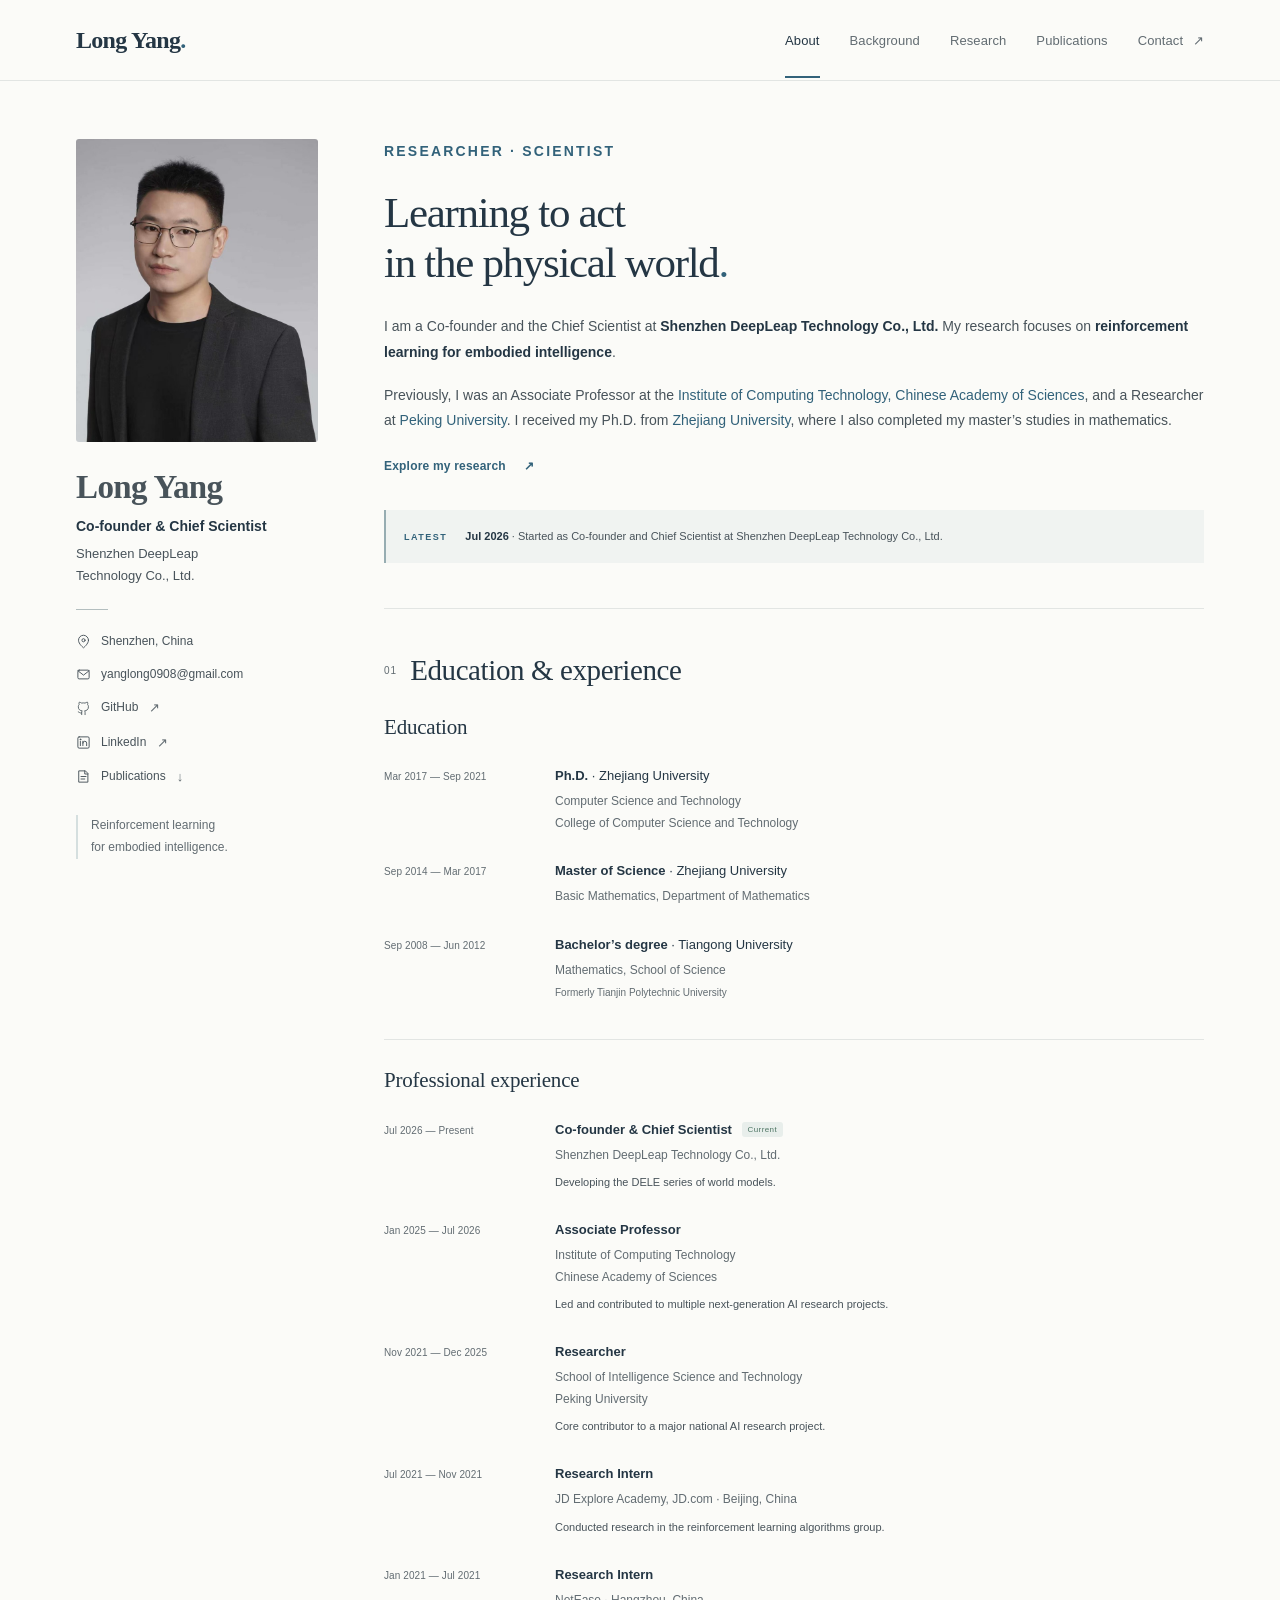
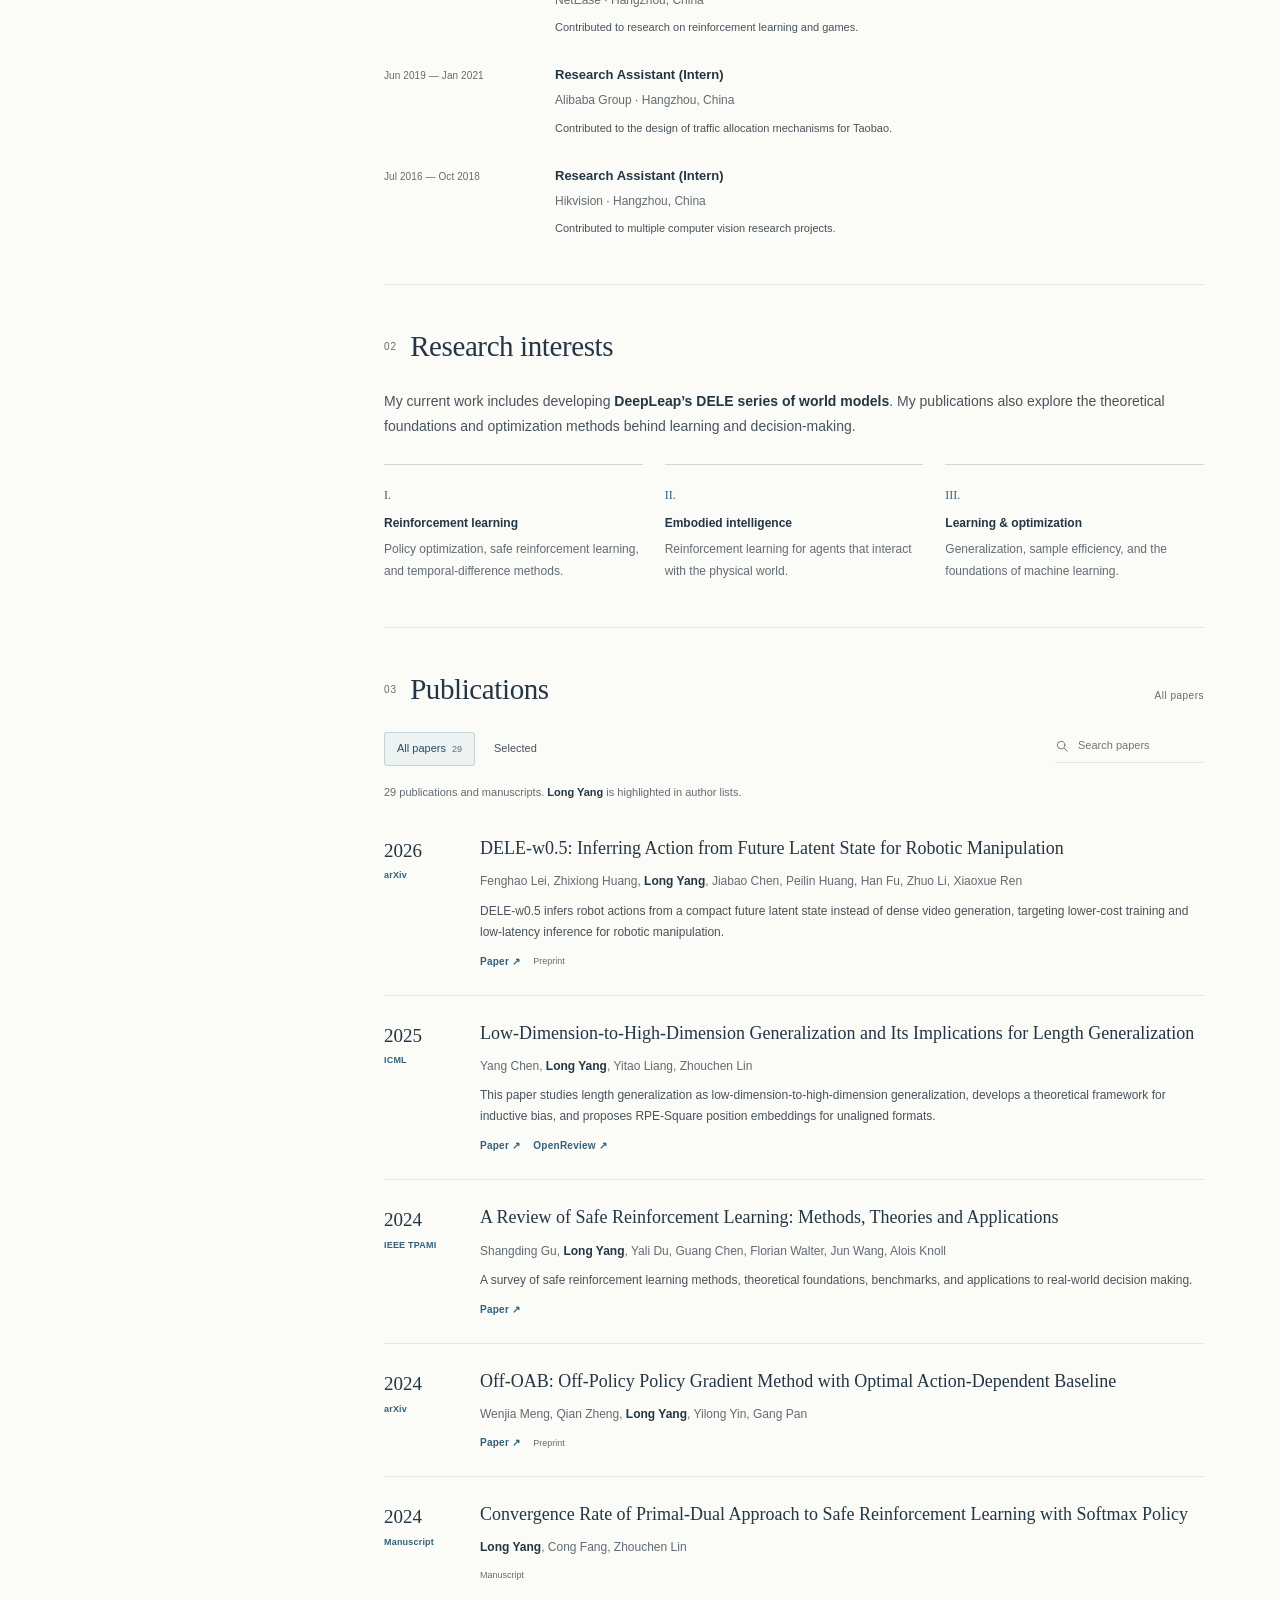
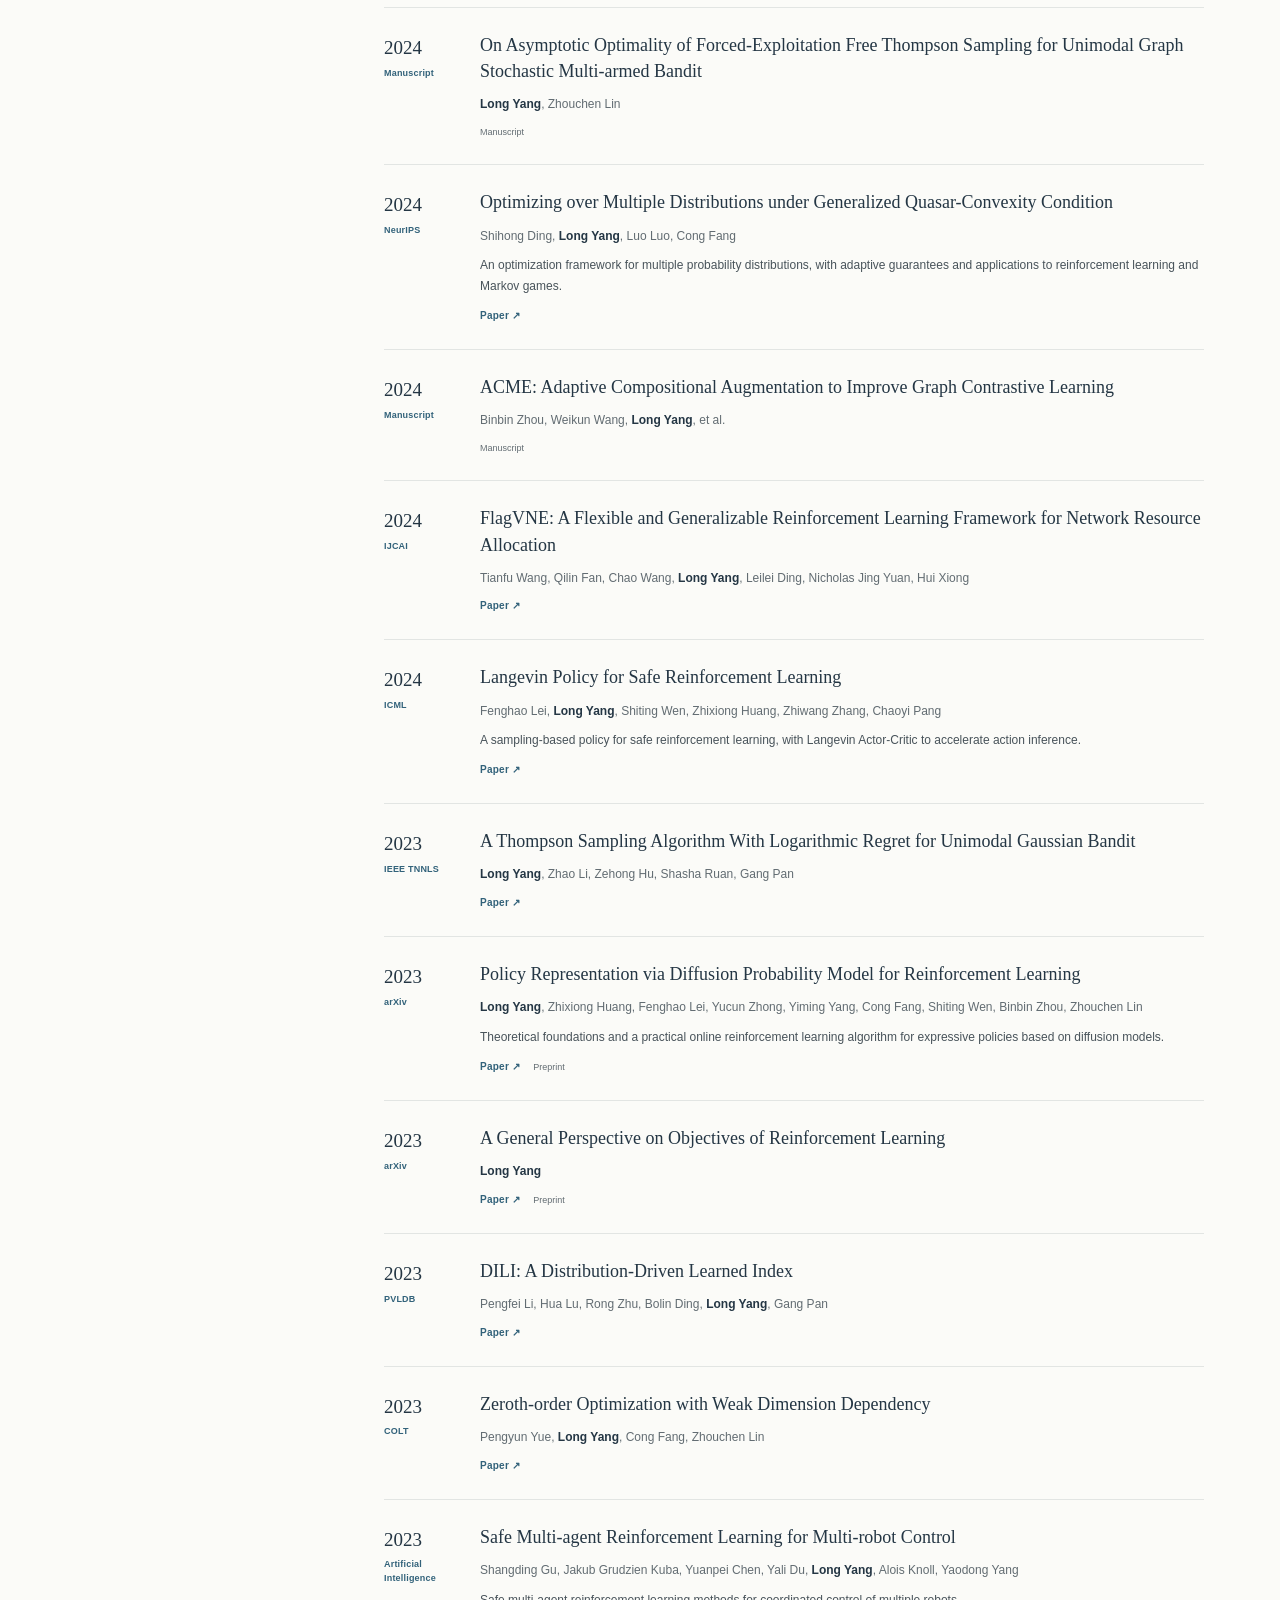
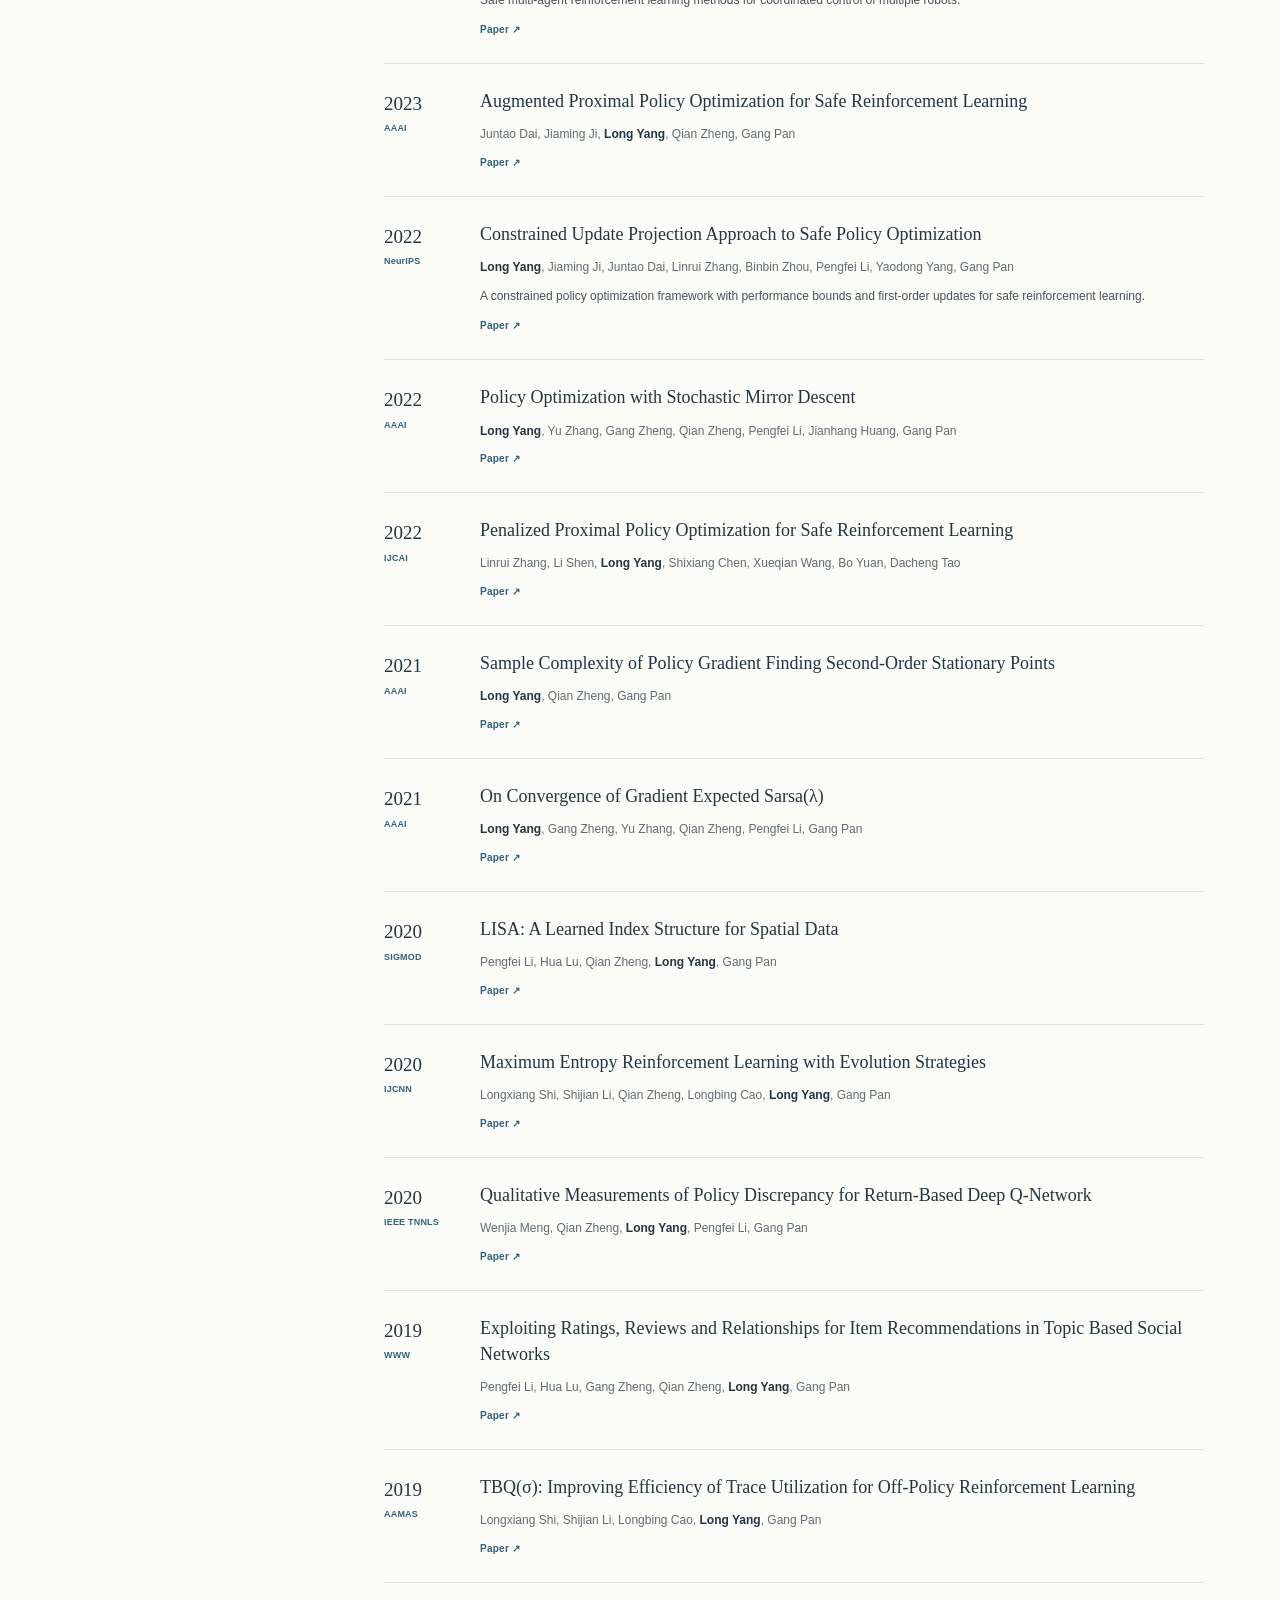
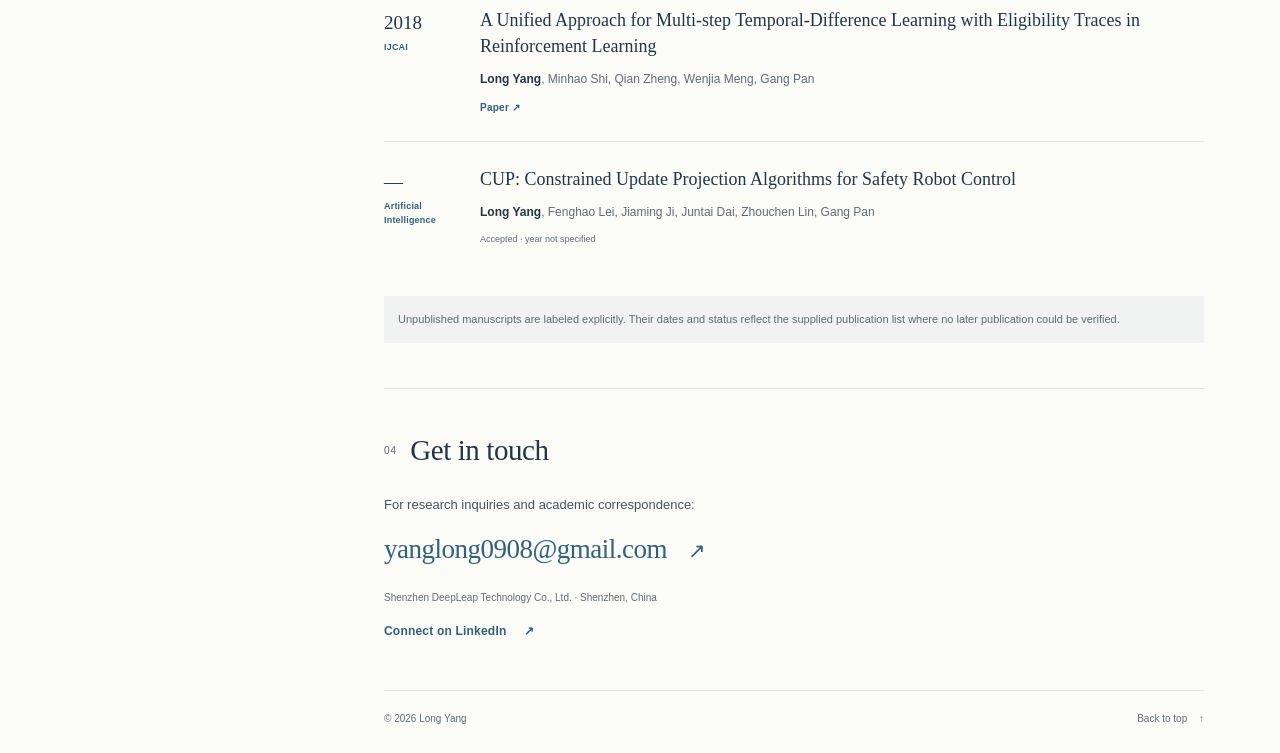
<file: index.html>
<!doctype html>
<html lang="en" class="no-js">
<head>
  <meta charset="utf-8">
  <meta name="viewport" content="width=device-width, initial-scale=1">
  <meta name="description" content="Long Yang is Co-founder and Chief Scientist at Shenzhen DeepLeap Technology Co., Ltd. His research focuses on reinforcement learning for embodied intelligence and the DELE series of world models.">
  <meta name="theme-color" content="#fbfbf8">
  <meta property="og:type" content="website">
  <meta property="og:title" content="Long Yang | Reinforcement Learning & Embodied Intelligence">
  <meta property="og:description" content="Co-founder and Chief Scientist at Shenzhen DeepLeap Technology Co., Ltd. Research, publications, and academic background.">
  <meta property="og:image" content="https://yldplp.github.io/assets/long-yang.jpg">
  <meta property="og:url" content="https://yldplp.github.io/">
  <link rel="canonical" href="https://yldplp.github.io/">
  <link rel="icon" type="image/svg+xml" href="assets/favicon.svg">
  <link rel="stylesheet" href="assets/style.css?v=c24b276994">
  <script src="assets/site.js?v=cd3c691c07" defer></script>
  <title>Long Yang | Reinforcement Learning & Embodied Intelligence</title>
</head>
<body>
  <a class="skip-link" href="#main">Skip to content</a>
  <header class="masthead">
    <div class="masthead-inner">
      <a class="wordmark" href="#about" aria-label="Long Yang, homepage">Long Yang<span class="wordmark-dot">.</span></a>
      <button class="menu-button" aria-expanded="false" aria-controls="navigation" hidden>Menu <span aria-hidden="true">☰</span></button>
      <nav id="navigation" aria-label="Main navigation">
        <a href="#about" aria-current="location">About</a>
        <a href="#experience">Background</a>
        <a href="#research">Research</a>
        <a href="#publications">Publications</a>
        <a href="#contact">Contact <span aria-hidden="true">↗</span></a>
      </nav>
    </div>
  </header>

  <div class="page-layout">
    <aside class="profile" aria-label="Profile">
      <img class="portrait" src="assets/long-yang.jpg" alt="Portrait of Long Yang" width="720" height="900" fetchpriority="high">
      <h1>Long Yang</h1>
      <p class="profile-role">Co-founder &amp; Chief Scientist</p>
      <p class="profile-affiliation">Shenzhen DeepLeap<br>Technology Co., Ltd.</p>
      <div class="profile-divider"></div>
      <p class="profile-location"><svg viewBox="0 0 24 24" aria-hidden="true"><path d="M20 10c0 6-8 12-8 12S4 16 4 10a8 8 0 1 1 16 0Z"/><circle cx="12" cy="10" r="2.5"/></svg>Shenzhen, China</p>
      <a class="profile-link" href="mailto:yanglong0908@gmail.com"><svg viewBox="0 0 24 24" aria-hidden="true"><rect x="3" y="5" width="18" height="14" rx="2"/><path d="m3 6 9 7 9-7"/></svg>yanglong0908@gmail.com</a>
      <a class="profile-link" href="https://github.com/YLDPLP" target="_blank" rel="noopener noreferrer"><svg viewBox="0 0 24 24" aria-hidden="true"><path d="M9 19c-4 1-4-2-6-2m12 5v-4a3.5 3.5 0 0 0-1-2.7c3.4-.4 7-1.7 7-7.3a5.7 5.7 0 0 0-1.5-4A5.3 5.3 0 0 0 19.4 0S18.2-.4 15 1.5a13.5 13.5 0 0 0-6 0C5.8-.4 4.6 0 4.6 0A5.3 5.3 0 0 0 4.5 4 5.7 5.7 0 0 0 3 8c0 5.6 3.6 6.9 7 7.3A3.5 3.5 0 0 0 9 18v4" transform="translate(1 2) scale(.9)"/></svg>GitHub <span class="link-arrow" aria-hidden="true">↗</span></a>
      <a class="profile-link" href="https://www.linkedin.com/in/long-yang-02b239445/" target="_blank" rel="noopener noreferrer"><svg viewBox="0 0 24 24" aria-hidden="true"><rect x="3" y="3" width="18" height="18" rx="2"/><path d="M7 10v7 M11 17v-7 M11 13a3 3 0 0 1 6 0v4"/><circle cx="7" cy="7" r=".7"/></svg>LinkedIn <span class="link-arrow" aria-hidden="true">↗</span></a>
      <a class="profile-link" href="#publications"><svg viewBox="0 0 24 24" aria-hidden="true"><path d="M5 3h10l4 4v14H5Z M14 3v5h5 M8 12h8 M8 16h6"/></svg>Publications <span class="link-arrow" aria-hidden="true">↓</span></a>
      <p class="profile-note">Reinforcement learning<br>for embodied intelligence.</p>
    </aside>

    <main id="main">
      <section id="about" class="about section">
        <p class="eyebrow">RESEARCHER · SCIENTIST</p>
        <h2>Learning to act<br>in the physical world<span class="accent">.</span></h2>
        <p class="intro">I am a Co-founder and the Chief Scientist at <strong>Shenzhen DeepLeap Technology Co., Ltd.</strong> My research focuses on <strong>reinforcement learning for embodied intelligence</strong>.</p>
        <p>Previously, I was an Associate Professor at the <a href="https://english.ict.cas.cn/" target="_blank" rel="noopener noreferrer">Institute of Computing Technology, Chinese Academy of Sciences</a>, and a Researcher at <a href="https://sai.pku.edu.cn/znxyenglish/" target="_blank" rel="noopener noreferrer">Peking University</a>. I received my Ph.D. from <a href="https://www.zju.edu.cn/english/" target="_blank" rel="noopener noreferrer">Zhejiang University</a>, where I also completed my master’s studies in mathematics.</p>
        <a class="text-link" href="#publications">Explore my research <span aria-hidden="true">↗</span></a>
        <div class="latest"><span class="latest-label">LATEST</span><span><time datetime="2026-07">Jul 2026</time> · Started as Co-founder and Chief Scientist at Shenzhen DeepLeap Technology Co., Ltd.</span></div>
      </section>

      <section id="experience" class="section">
        <div class="section-heading"><span class="section-number">01</span><h2>Education &amp; experience</h2></div>
        <h3 class="background-heading">Education</h3>
        <div class="timeline education">
          <article class="timeline-item"><p class="timeline-date">Mar 2017 — Sep 2021</p><div><h3>Ph.D. <span class="institution-inline">· Zhejiang University</span></h3><p>Computer Science and Technology<br>College of Computer Science and Technology</p></div></article>
          <article class="timeline-item"><p class="timeline-date">Sep 2014 — Mar 2017</p><div><h3>Master of Science <span class="institution-inline">· Zhejiang University</span></h3><p>Basic Mathematics, Department of Mathematics</p></div></article>
          <article class="timeline-item"><p class="timeline-date">Sep 2008 — Jun 2012</p><div><h3>Bachelor’s degree <span class="institution-inline">· Tiangong University</span></h3><p>Mathematics, School of Science<br><span class="historical-name">Formerly Tianjin Polytechnic University</span></p></div></article>
        </div>
        <h3 class="education-heading">Professional experience</h3>
        <div class="timeline">
          <article class="timeline-item current"><p class="timeline-date">Jul 2026 — Present</p><div><h3>Co-founder &amp; Chief Scientist <span class="current-label">Current</span></h3><p>Shenzhen DeepLeap Technology Co., Ltd.</p><p class="experience-description">Developing the DELE series of world models.</p></div></article>
          <article class="timeline-item"><p class="timeline-date">Jan 2025 — Jul 2026</p><div><h3>Associate Professor</h3><p>Institute of Computing Technology<br>Chinese Academy of Sciences</p><p class="experience-description">Led and contributed to multiple next-generation AI research projects.</p></div></article>
          <article class="timeline-item"><p class="timeline-date">Nov 2021 — Dec 2025</p><div><h3>Researcher</h3><p>School of Intelligence Science and Technology<br>Peking University</p><p class="experience-description">Core contributor to a major national AI research project.</p></div></article>
          <article class="timeline-item"><p class="timeline-date">Jul 2021 — Nov 2021</p><div><h3>Research Intern</h3><p>JD Explore Academy, JD.com · Beijing, China</p><p class="experience-description">Conducted research in the reinforcement learning algorithms group.</p></div></article>
          <article class="timeline-item"><p class="timeline-date">Jan 2021 — Jul 2021</p><div><h3>Research Intern</h3><p>NetEase · Hangzhou, China</p><p class="experience-description">Contributed to research on reinforcement learning and games.</p></div></article>
          <article class="timeline-item"><p class="timeline-date">Jun 2019 — Jan 2021</p><div><h3>Research Assistant (Intern)</h3><p>Alibaba Group · Hangzhou, China</p><p class="experience-description">Contributed to the design of traffic allocation mechanisms for Taobao.</p></div></article>
          <article class="timeline-item"><p class="timeline-date">Jul 2016 — Oct 2018</p><div><h3>Research Assistant (Intern)</h3><p>Hikvision · Hangzhou, China</p><p class="experience-description">Contributed to multiple computer vision research projects.</p></div></article>
        </div>
      </section>

      <section id="research" class="section">
        <div class="section-heading"><span class="section-number">02</span><h2>Research interests</h2></div>
        <p>My current work includes developing <strong>DeepLeap’s DELE series of world models</strong>. My publications also explore the theoretical foundations and optimization methods behind learning and decision-making.</p>
        <div class="research-list">
          <div><span class="research-index">I.</span><h3>Reinforcement learning</h3><p>Policy optimization, safe reinforcement learning, and temporal-difference methods.</p></div>
          <div><span class="research-index">II.</span><h3>Embodied intelligence</h3><p>Reinforcement learning for agents that interact with the physical world.</p></div>
          <div><span class="research-index">III.</span><h3>Learning & optimization</h3><p>Generalization, sample efficiency, and the foundations of machine learning.</p></div>
        </div>
      </section>

      <section id="publications" class="section">
        <div class="section-heading"><span class="section-number">03</span><h2>Publications</h2><span class="section-aside">All papers</span></div>
        <div class="publication-toolbar" hidden>
          <div class="filter-buttons" role="group" aria-label="Publication selection">
            <button type="button" class="filter active" data-filter="all" aria-pressed="true">All papers <span class="total-count">29</span></button>
            <button type="button" class="filter" data-filter="featured" aria-pressed="false">Selected</button>
          </div>
          <label class="search-box"><svg viewBox="0 0 24 24" aria-hidden="true"><circle cx="10.5" cy="10.5" r="6.5"/><path d="m16 16 5 5"/></svg><input id="paper-search" type="search" placeholder="Search papers" aria-label="Search publications by title, author, year, or venue"></label>
        </div>
        <p class="publication-note">29 publications and manuscripts. <strong>Long Yang</strong> is highlighted in author lists.</p>
        <p class="result-status sr-only" role="status" aria-live="polite"></p>
        <div class="publication-list"><article class="publication" id="paper-28" data-featured="true" data-manuscript="true">
          <div class="pub-meta"><span class="pub-year">2026</span><span class="pub-venue">arXiv</span></div>
          <div class="pub-body"><h3><a href="https://arxiv.org/abs/2608.22067" target="_blank" rel="noopener noreferrer">DELE-w0.5: Inferring Action from Future Latent State for Robotic Manipulation</a></h3><p class="pub-authors">Fenghao Lei, Zhixiong Huang, <strong>Long Yang</strong>, Jiabao Chen, Peilin Huang, Han Fu, Zhuo Li, Xiaoxue Ren</p><p class="pub-summary">DELE-w0.5 infers robot actions from a compact future latent state instead of dense video generation, targeting lower-cost training and low-latency inference for robotic manipulation.</p><div class="pub-links"><a href="https://arxiv.org/abs/2608.22067" target="_blank" rel="noopener noreferrer">Paper <span aria-hidden="true">↗</span></a><span class="pub-type">Preprint</span></div></div>
        </article>
        <article class="publication" id="paper-29" data-featured="true" data-manuscript="false">
          <div class="pub-meta"><span class="pub-year">2025</span><span class="pub-venue">ICML</span></div>
          <div class="pub-body"><h3><a href="https://proceedings.mlr.press/v267/chen25cb.html" target="_blank" rel="noopener noreferrer">Low-Dimension-to-High-Dimension Generalization and Its Implications for Length Generalization</a></h3><p class="pub-authors">Yang Chen, <strong>Long Yang</strong>, Yitao Liang, Zhouchen Lin</p><p class="pub-summary">This paper studies length generalization as low-dimension-to-high-dimension generalization, develops a theoretical framework for inductive bias, and proposes RPE-Square position embeddings for unaligned formats.</p><div class="pub-links"><a href="https://proceedings.mlr.press/v267/chen25cb.html" target="_blank" rel="noopener noreferrer">Paper <span aria-hidden="true">↗</span></a><a href="https://openreview.net/forum?id=ZSXHilmAgR" target="_blank" rel="noopener noreferrer">OpenReview <span aria-hidden="true">↗</span></a></div></div>
        </article>
        <article class="publication" id="paper-10" data-featured="true" data-manuscript="false">
          <div class="pub-meta"><span class="pub-year">2024</span><span class="pub-venue">IEEE TPAMI</span></div>
          <div class="pub-body"><h3><a href="https://doi.org/10.1109/TPAMI.2024.3457538" target="_blank" rel="noopener noreferrer">A Review of Safe Reinforcement Learning: Methods, Theories and Applications</a></h3><p class="pub-authors">Shangding Gu, <strong>Long Yang</strong>, Yali Du, Guang Chen, Florian Walter, Jun Wang, Alois Knoll</p><p class="pub-summary">A survey of safe reinforcement learning methods, theoretical foundations, benchmarks, and applications to real-world decision making.</p><div class="pub-links"><a href="https://doi.org/10.1109/TPAMI.2024.3457538" target="_blank" rel="noopener noreferrer">Paper <span aria-hidden="true">↗</span></a></div></div>
        </article>
        <article class="publication" id="paper-11" data-featured="false" data-manuscript="true">
          <div class="pub-meta"><span class="pub-year">2024</span><span class="pub-venue">arXiv</span></div>
          <div class="pub-body"><h3><a href="https://arxiv.org/abs/2405.02572" target="_blank" rel="noopener noreferrer">Off-OAB: Off-Policy Policy Gradient Method with Optimal Action-Dependent Baseline</a></h3><p class="pub-authors">Wenjia Meng, Qian Zheng, <strong>Long Yang</strong>, Yilong Yin, Gang Pan</p><div class="pub-links"><a href="https://arxiv.org/abs/2405.02572" target="_blank" rel="noopener noreferrer">Paper <span aria-hidden="true">↗</span></a><span class="pub-type">Preprint</span></div></div>
        </article>
        <article class="publication" id="paper-12" data-featured="false" data-manuscript="true">
          <div class="pub-meta"><span class="pub-year">2024</span><span class="pub-venue">Manuscript</span></div>
          <div class="pub-body"><h3>Convergence Rate of Primal-Dual Approach to Safe Reinforcement Learning with Softmax Policy</h3><p class="pub-authors"><strong>Long Yang</strong>, Cong Fang, Zhouchen Lin</p><div class="pub-links"><span class="pub-type">Manuscript</span></div></div>
        </article>
        <article class="publication" id="paper-13" data-featured="false" data-manuscript="true">
          <div class="pub-meta"><span class="pub-year">2024</span><span class="pub-venue">Manuscript</span></div>
          <div class="pub-body"><h3>On Asymptotic Optimality of Forced-Exploitation Free Thompson Sampling for Unimodal Graph Stochastic Multi-armed Bandit</h3><p class="pub-authors"><strong>Long Yang</strong>, Zhouchen Lin</p><div class="pub-links"><span class="pub-type">Manuscript</span></div></div>
        </article>
        <article class="publication" id="paper-14" data-featured="true" data-manuscript="false">
          <div class="pub-meta"><span class="pub-year">2024</span><span class="pub-venue">NeurIPS</span></div>
          <div class="pub-body"><h3><a href="https://proceedings.neurips.cc/paper_files/paper/2024/hash/0885cd8bf11e9ca58302992ddcfd3652-Abstract-Conference.html" target="_blank" rel="noopener noreferrer">Optimizing over Multiple Distributions under Generalized Quasar-Convexity Condition</a></h3><p class="pub-authors">Shihong Ding, <strong>Long Yang</strong>, Luo Luo, Cong Fang</p><p class="pub-summary">An optimization framework for multiple probability distributions, with adaptive guarantees and applications to reinforcement learning and Markov games.</p><div class="pub-links"><a href="https://proceedings.neurips.cc/paper_files/paper/2024/hash/0885cd8bf11e9ca58302992ddcfd3652-Abstract-Conference.html" target="_blank" rel="noopener noreferrer">Paper <span aria-hidden="true">↗</span></a></div></div>
        </article>
        <article class="publication" id="paper-15" data-featured="false" data-manuscript="true">
          <div class="pub-meta"><span class="pub-year">2024</span><span class="pub-venue">Manuscript</span></div>
          <div class="pub-body"><h3>ACME: Adaptive Compositional Augmentation to Improve Graph Contrastive Learning</h3><p class="pub-authors">Binbin Zhou, Weikun Wang, <strong>Long Yang</strong>, et al.</p><div class="pub-links"><span class="pub-type">Manuscript</span></div></div>
        </article>
        <article class="publication" id="paper-16" data-featured="false" data-manuscript="false">
          <div class="pub-meta"><span class="pub-year">2024</span><span class="pub-venue">IJCAI</span></div>
          <div class="pub-body"><h3><a href="https://www.ijcai.org/proceedings/2024/0266.pdf" target="_blank" rel="noopener noreferrer">FlagVNE: A Flexible and Generalizable Reinforcement Learning Framework for Network Resource Allocation</a></h3><p class="pub-authors">Tianfu Wang, Qilin Fan, Chao Wang, <strong>Long Yang</strong>, Leilei Ding, Nicholas Jing Yuan, Hui Xiong</p><div class="pub-links"><a href="https://www.ijcai.org/proceedings/2024/0266.pdf" target="_blank" rel="noopener noreferrer">Paper <span aria-hidden="true">↗</span></a></div></div>
        </article>
        <article class="publication" id="paper-17" data-featured="true" data-manuscript="false">
          <div class="pub-meta"><span class="pub-year">2024</span><span class="pub-venue">ICML</span></div>
          <div class="pub-body"><h3><a href="https://proceedings.mlr.press/v235/lei24a.html" target="_blank" rel="noopener noreferrer">Langevin Policy for Safe Reinforcement Learning</a></h3><p class="pub-authors">Fenghao Lei, <strong>Long Yang</strong>, Shiting Wen, Zhixiong Huang, Zhiwang Zhang, Chaoyi Pang</p><p class="pub-summary">A sampling-based policy for safe reinforcement learning, with Langevin Actor-Critic to accelerate action inference.</p><div class="pub-links"><a href="https://proceedings.mlr.press/v235/lei24a.html" target="_blank" rel="noopener noreferrer">Paper <span aria-hidden="true">↗</span></a></div></div>
        </article>
        <article class="publication" id="paper-07" data-featured="false" data-manuscript="false">
          <div class="pub-meta"><span class="pub-year">2023</span><span class="pub-venue">IEEE TNNLS</span></div>
          <div class="pub-body"><h3><a href="https://doi.org/10.1109/TNNLS.2023.3295360" target="_blank" rel="noopener noreferrer">A Thompson Sampling Algorithm With Logarithmic Regret for Unimodal Gaussian Bandit</a></h3><p class="pub-authors"><strong>Long Yang</strong>, Zhao Li, Zehong Hu, Shasha Ruan, Gang Pan</p><div class="pub-links"><a href="https://doi.org/10.1109/TNNLS.2023.3295360" target="_blank" rel="noopener noreferrer">Paper <span aria-hidden="true">↗</span></a></div></div>
        </article>
        <article class="publication" id="paper-08" data-featured="true" data-manuscript="true">
          <div class="pub-meta"><span class="pub-year">2023</span><span class="pub-venue">arXiv</span></div>
          <div class="pub-body"><h3><a href="https://arxiv.org/abs/2305.13122" target="_blank" rel="noopener noreferrer">Policy Representation via Diffusion Probability Model for Reinforcement Learning</a></h3><p class="pub-authors"><strong>Long Yang</strong>, Zhixiong Huang, Fenghao Lei, Yucun Zhong, Yiming Yang, Cong Fang, Shiting Wen, Binbin Zhou, Zhouchen Lin</p><p class="pub-summary">Theoretical foundations and a practical online reinforcement learning algorithm for expressive policies based on diffusion models.</p><div class="pub-links"><a href="https://arxiv.org/abs/2305.13122" target="_blank" rel="noopener noreferrer">Paper <span aria-hidden="true">↗</span></a><span class="pub-type">Preprint</span></div></div>
        </article>
        <article class="publication" id="paper-09" data-featured="false" data-manuscript="true">
          <div class="pub-meta"><span class="pub-year">2023</span><span class="pub-venue">arXiv</span></div>
          <div class="pub-body"><h3><a href="https://arxiv.org/abs/2306.03074" target="_blank" rel="noopener noreferrer">A General Perspective on Objectives of Reinforcement Learning</a></h3><p class="pub-authors"><strong>Long Yang</strong></p><div class="pub-links"><a href="https://arxiv.org/abs/2306.03074" target="_blank" rel="noopener noreferrer">Paper <span aria-hidden="true">↗</span></a><span class="pub-type">Preprint</span></div></div>
        </article>
        <article class="publication" id="paper-18" data-featured="false" data-manuscript="false">
          <div class="pub-meta"><span class="pub-year">2023</span><span class="pub-venue">PVLDB</span></div>
          <div class="pub-body"><h3><a href="https://www.vldb.org/pvldb/vol16/p2212-li.pdf" target="_blank" rel="noopener noreferrer">DILI: A Distribution-Driven Learned Index</a></h3><p class="pub-authors">Pengfei Li, Hua Lu, Rong Zhu, Bolin Ding, <strong>Long Yang</strong>, Gang Pan</p><div class="pub-links"><a href="https://www.vldb.org/pvldb/vol16/p2212-li.pdf" target="_blank" rel="noopener noreferrer">Paper <span aria-hidden="true">↗</span></a></div></div>
        </article>
        <article class="publication" id="paper-20" data-featured="false" data-manuscript="false">
          <div class="pub-meta"><span class="pub-year">2023</span><span class="pub-venue">COLT</span></div>
          <div class="pub-body"><h3><a href="https://proceedings.mlr.press/v195/yue23b.html" target="_blank" rel="noopener noreferrer">Zeroth-order Optimization with Weak Dimension Dependency</a></h3><p class="pub-authors">Pengyun Yue, <strong>Long Yang</strong>, Cong Fang, Zhouchen Lin</p><div class="pub-links"><a href="https://proceedings.mlr.press/v195/yue23b.html" target="_blank" rel="noopener noreferrer">Paper <span aria-hidden="true">↗</span></a></div></div>
        </article>
        <article class="publication" id="paper-21" data-featured="true" data-manuscript="false">
          <div class="pub-meta"><span class="pub-year">2023</span><span class="pub-venue">Artificial Intelligence</span></div>
          <div class="pub-body"><h3><a href="https://www.sciencedirect.com/science/article/pii/S0004370223000516" target="_blank" rel="noopener noreferrer">Safe Multi-agent Reinforcement Learning for Multi-robot Control</a></h3><p class="pub-authors">Shangding Gu, Jakub Grudzien Kuba, Yuanpei Chen, Yali Du, <strong>Long Yang</strong>, Alois Knoll, Yaodong Yang</p><p class="pub-summary">Safe multi-agent reinforcement learning methods for coordinated control of multiple robots.</p><div class="pub-links"><a href="https://www.sciencedirect.com/science/article/pii/S0004370223000516" target="_blank" rel="noopener noreferrer">Paper <span aria-hidden="true">↗</span></a></div></div>
        </article>
        <article class="publication" id="paper-22" data-featured="false" data-manuscript="false">
          <div class="pub-meta"><span class="pub-year">2023</span><span class="pub-venue">AAAI</span></div>
          <div class="pub-body"><h3><a href="https://ojs.aaai.org/index.php/AAAI/article/view/25888" target="_blank" rel="noopener noreferrer">Augmented Proximal Policy Optimization for Safe Reinforcement Learning</a></h3><p class="pub-authors">Juntao Dai, Jiaming Ji, <strong>Long Yang</strong>, Qian Zheng, Gang Pan</p><div class="pub-links"><a href="https://ojs.aaai.org/index.php/AAAI/article/view/25888" target="_blank" rel="noopener noreferrer">Paper <span aria-hidden="true">↗</span></a></div></div>
        </article>
        <article class="publication" id="paper-02" data-featured="true" data-manuscript="false">
          <div class="pub-meta"><span class="pub-year">2022</span><span class="pub-venue">NeurIPS</span></div>
          <div class="pub-body"><h3><a href="https://arxiv.org/abs/2209.07089" target="_blank" rel="noopener noreferrer">Constrained Update Projection Approach to Safe Policy Optimization</a></h3><p class="pub-authors"><strong>Long Yang</strong>, Jiaming Ji, Juntao Dai, Linrui Zhang, Binbin Zhou, Pengfei Li, Yaodong Yang, Gang Pan</p><p class="pub-summary">A constrained policy optimization framework with performance bounds and first-order updates for safe reinforcement learning.</p><div class="pub-links"><a href="https://arxiv.org/abs/2209.07089" target="_blank" rel="noopener noreferrer">Paper <span aria-hidden="true">↗</span></a></div></div>
        </article>
        <article class="publication" id="paper-03" data-featured="false" data-manuscript="false">
          <div class="pub-meta"><span class="pub-year">2022</span><span class="pub-venue">AAAI</span></div>
          <div class="pub-body"><h3><a href="https://ojs.aaai.org/index.php/AAAI/article/view/20863" target="_blank" rel="noopener noreferrer">Policy Optimization with Stochastic Mirror Descent</a></h3><p class="pub-authors"><strong>Long Yang</strong>, Yu Zhang, Gang Zheng, Qian Zheng, Pengfei Li, Jianhang Huang, Gang Pan</p><div class="pub-links"><a href="https://ojs.aaai.org/index.php/AAAI/article/view/20863" target="_blank" rel="noopener noreferrer">Paper <span aria-hidden="true">↗</span></a></div></div>
        </article>
        <article class="publication" id="paper-19" data-featured="false" data-manuscript="false">
          <div class="pub-meta"><span class="pub-year">2022</span><span class="pub-venue">IJCAI</span></div>
          <div class="pub-body"><h3><a href="https://ijcai.org/proceedings/2022/520" target="_blank" rel="noopener noreferrer">Penalized Proximal Policy Optimization for Safe Reinforcement Learning</a></h3><p class="pub-authors">Linrui Zhang, Li Shen, <strong>Long Yang</strong>, Shixiang Chen, Xueqian Wang, Bo Yuan, Dacheng Tao</p><div class="pub-links"><a href="https://ijcai.org/proceedings/2022/520" target="_blank" rel="noopener noreferrer">Paper <span aria-hidden="true">↗</span></a></div></div>
        </article>
        <article class="publication" id="paper-04" data-featured="false" data-manuscript="false">
          <div class="pub-meta"><span class="pub-year">2021</span><span class="pub-venue">AAAI</span></div>
          <div class="pub-body"><h3><a href="https://arxiv.org/abs/2012.01491" target="_blank" rel="noopener noreferrer">Sample Complexity of Policy Gradient Finding Second-Order Stationary Points</a></h3><p class="pub-authors"><strong>Long Yang</strong>, Qian Zheng, Gang Pan</p><div class="pub-links"><a href="https://arxiv.org/abs/2012.01491" target="_blank" rel="noopener noreferrer">Paper <span aria-hidden="true">↗</span></a></div></div>
        </article>
        <article class="publication" id="paper-05" data-featured="false" data-manuscript="false">
          <div class="pub-meta"><span class="pub-year">2021</span><span class="pub-venue">AAAI</span></div>
          <div class="pub-body"><h3><a href="https://arxiv.org/abs/2012.07199" target="_blank" rel="noopener noreferrer">On Convergence of Gradient Expected Sarsa(λ)</a></h3><p class="pub-authors"><strong>Long Yang</strong>, Gang Zheng, Yu Zhang, Qian Zheng, Pengfei Li, Gang Pan</p><div class="pub-links"><a href="https://arxiv.org/abs/2012.07199" target="_blank" rel="noopener noreferrer">Paper <span aria-hidden="true">↗</span></a></div></div>
        </article>
        <article class="publication" id="paper-24" data-featured="false" data-manuscript="false">
          <div class="pub-meta"><span class="pub-year">2020</span><span class="pub-venue">SIGMOD</span></div>
          <div class="pub-body"><h3><a href="https://dl.acm.org/doi/10.1145/3318464.3389703" target="_blank" rel="noopener noreferrer">LISA: A Learned Index Structure for Spatial Data</a></h3><p class="pub-authors">Pengfei Li, Hua Lu, Qian Zheng, <strong>Long Yang</strong>, Gang Pan</p><div class="pub-links"><a href="https://dl.acm.org/doi/10.1145/3318464.3389703" target="_blank" rel="noopener noreferrer">Paper <span aria-hidden="true">↗</span></a></div></div>
        </article>
        <article class="publication" id="paper-26" data-featured="false" data-manuscript="false">
          <div class="pub-meta"><span class="pub-year">2020</span><span class="pub-venue">IJCNN</span></div>
          <div class="pub-body"><h3><a href="https://doi.org/10.1109/IJCNN48605.2020.9207570" target="_blank" rel="noopener noreferrer">Maximum Entropy Reinforcement Learning with Evolution Strategies</a></h3><p class="pub-authors">Longxiang Shi, Shijian Li, Qian Zheng, Longbing Cao, <strong>Long Yang</strong>, Gang Pan</p><div class="pub-links"><a href="https://doi.org/10.1109/IJCNN48605.2020.9207570" target="_blank" rel="noopener noreferrer">Paper <span aria-hidden="true">↗</span></a></div></div>
        </article>
        <article class="publication" id="paper-27" data-featured="false" data-manuscript="false">
          <div class="pub-meta"><span class="pub-year">2020</span><span class="pub-venue">IEEE TNNLS</span></div>
          <div class="pub-body"><h3><a href="https://doi.org/10.1109/TNNLS.2019.2948892" target="_blank" rel="noopener noreferrer">Qualitative Measurements of Policy Discrepancy for Return-Based Deep Q-Network</a></h3><p class="pub-authors">Wenjia Meng, Qian Zheng, <strong>Long Yang</strong>, Pengfei Li, Gang Pan</p><div class="pub-links"><a href="https://doi.org/10.1109/TNNLS.2019.2948892" target="_blank" rel="noopener noreferrer">Paper <span aria-hidden="true">↗</span></a></div></div>
        </article>
        <article class="publication" id="paper-23" data-featured="false" data-manuscript="false">
          <div class="pub-meta"><span class="pub-year">2019</span><span class="pub-venue">WWW</span></div>
          <div class="pub-body"><h3><a href="https://doi.org/10.1145/3308558.3313473" target="_blank" rel="noopener noreferrer">Exploiting Ratings, Reviews and Relationships for Item Recommendations in Topic Based Social Networks</a></h3><p class="pub-authors">Pengfei Li, Hua Lu, Gang Zheng, Qian Zheng, <strong>Long Yang</strong>, Gang Pan</p><div class="pub-links"><a href="https://doi.org/10.1145/3308558.3313473" target="_blank" rel="noopener noreferrer">Paper <span aria-hidden="true">↗</span></a></div></div>
        </article>
        <article class="publication" id="paper-25" data-featured="false" data-manuscript="false">
          <div class="pub-meta"><span class="pub-year">2019</span><span class="pub-venue">AAMAS</span></div>
          <div class="pub-body"><h3><a href="https://www.ifaamas.org/Proceedings/aamas2019/pdfs/p1025.pdf" target="_blank" rel="noopener noreferrer">TBQ(σ): Improving Efficiency of Trace Utilization for Off-Policy Reinforcement Learning</a></h3><p class="pub-authors">Longxiang Shi, Shijian Li, Longbing Cao, <strong>Long Yang</strong>, Gang Pan</p><div class="pub-links"><a href="https://www.ifaamas.org/Proceedings/aamas2019/pdfs/p1025.pdf" target="_blank" rel="noopener noreferrer">Paper <span aria-hidden="true">↗</span></a></div></div>
        </article>
        <article class="publication" id="paper-06" data-featured="false" data-manuscript="false">
          <div class="pub-meta"><span class="pub-year">2018</span><span class="pub-venue">IJCAI</span></div>
          <div class="pub-body"><h3><a href="https://ijcai.org/proceedings/2018/414" target="_blank" rel="noopener noreferrer">A Unified Approach for Multi-step Temporal-Difference Learning with Eligibility Traces in Reinforcement Learning</a></h3><p class="pub-authors"><strong>Long Yang</strong>, Minhao Shi, Qian Zheng, Wenjia Meng, Gang Pan</p><div class="pub-links"><a href="https://ijcai.org/proceedings/2018/414" target="_blank" rel="noopener noreferrer">Paper <span aria-hidden="true">↗</span></a></div></div>
        </article>
        <article class="publication" id="paper-01" data-featured="false" data-manuscript="false">
          <div class="pub-meta"><span class="pub-year">—</span><span class="pub-venue">Artificial Intelligence</span></div>
          <div class="pub-body"><h3>CUP: Constrained Update Projection Algorithms for Safety Robot Control</h3><p class="pub-authors"><strong>Long Yang</strong>, Fenghao Lei, Jiaming Ji, Juntai Dai, Zhouchen Lin, Gang Pan</p><div class="pub-links"><span class="pub-type">Accepted · year not specified</span></div></div>
        </article></div>
        <div class="empty-state" hidden><p>No papers match your search.</p><button type="button" id="reset-search" class="text-link">Clear search <span aria-hidden="true">↗</span></button></div>
        <button class="show-all text-link" type="button" hidden>View all 29 papers <span aria-hidden="true">↓</span></button>
        <p class="manuscript-note" hidden>Unpublished manuscripts are labeled explicitly. Their dates and status reflect the supplied publication list where no later publication could be verified.</p>
      </section>

      <section id="contact" class="section contact">
        <div class="section-heading"><span class="section-number">04</span><h2>Get in touch</h2></div>
        <p>For research inquiries and academic correspondence:</p>
        <a class="contact-email" href="mailto:yanglong0908@gmail.com">yanglong0908@gmail.com <span aria-hidden="true">↗</span></a>
        <p class="contact-location">Shenzhen DeepLeap Technology Co., Ltd. · Shenzhen, China</p>
        <a class="text-link" href="https://www.linkedin.com/in/long-yang-02b239445/" target="_blank" rel="noopener noreferrer">Connect on LinkedIn <span aria-hidden="true">↗</span></a>
      </section>
      <footer><p>© 2026 Long Yang</p><a href="#about">Back to top <span aria-hidden="true">↑</span></a></footer>
    </main>
  </div>
</body>
</html>
</file>
<file: assets/style.css>
:root{--ink:#243644;--body:#48535a;--muted:#626c72;--accent:#32627a;--paper:#fbfbf8;--line:#e2e5e3;--soft:#f0f3f1;--serif:Georgia,'Times New Roman',serif;--sans:Inter,-apple-system,BlinkMacSystemFont,'Segoe UI',Arial,sans-serif}
*{box-sizing:border-box}html{scroll-behavior:smooth;scroll-padding-top:100px}body{margin:0;background:var(--paper);color:var(--body);font-family:var(--sans);font-size:15px;line-height:1.8;-webkit-font-smoothing:antialiased}a{color:var(--accent);text-decoration:none}a:hover{text-decoration:underline;text-underline-offset:4px}button,input{font:inherit}button{cursor:pointer}button:focus-visible,a:focus-visible,input:focus-visible{outline:2px solid var(--accent);outline-offset:5px}button{color:inherit}p,h1,h2,h3{margin-top:0}strong{font-weight:600;color:var(--ink)}[hidden]{display:none!important}svg{width:18px;height:18px;fill:none;stroke:currentColor;stroke-width:1.5;stroke-linecap:round;stroke-linejoin:round;flex-shrink:0}.skip-link{position:fixed;top:-100px;left:20px;z-index:20;background:var(--ink);color:white;padding:10px 20px}.skip-link:focus{top:10px}.sr-only{position:absolute;width:1px;height:1px;padding:0;margin:-1px;overflow:hidden;clip:rect(0,0,0,0);white-space:nowrap;border:0}
.masthead{position:sticky;top:0;z-index:10;background:rgba(251,251,248,.97);border-bottom:1px solid var(--line)}.masthead-inner{max-width:1184px;height:80px;margin:auto;display:flex;align-items:center;justify-content:space-between;padding:0 28px}.wordmark{font:600 24px var(--serif);letter-spacing:-.7px;color:var(--ink)}.wordmark:hover{text-decoration:none}.wordmark-dot{color:var(--accent)}nav{display:flex;gap:30px}nav a{font-size:13px;letter-spacing:.1px;color:var(--muted);padding:27px 0 24px;border-bottom:2px solid transparent}nav a:hover,nav a[aria-current]{color:var(--ink);text-decoration:none;border-bottom-color:var(--accent)}nav a span{margin-left:6px}.menu-button{display:none;border:0;background:none;font-size:13px}.menu-button span{margin-left:8px}
.page-layout{max-width:1184px;margin:0 auto;display:grid;grid-template-columns:242px minmax(0,1fr);gap:66px;padding:58px 28px 0}.profile{position:sticky;top:120px;align-self:start}.portrait{display:block;width:100%;height:auto;aspect-ratio:4/5;object-fit:cover;border-radius:3px;background:#e7e7e7}.profile h1{font-family:var(--serif);font-size:33px;line-height:1.25;letter-spacing:-.6px;margin:25px 0 6px}.profile-role{font-weight:600;color:var(--ink);margin:0 0 4px;font-size:14px}.profile-affiliation{font-size:13px;line-height:1.7;margin-bottom:22px}.profile-divider{width:32px;height:1px;background:#b3bebf;margin-bottom:21px}.profile-location,.profile-link{font-size:12px;display:flex;align-items:center;gap:10px;margin:0 0 11px;color:var(--body)}.profile-location svg,.profile-link svg{width:15px;height:15px}.profile-link:hover{color:var(--accent)}.link-arrow{font-size:13px;margin-left:1px;color:var(--muted)}.profile-note{font-size:12px;line-height:1.8;color:var(--muted);margin:27px 0 0;padding-left:13px;border-left:2px solid #d5dfdf}
main{min-width:0}.section{padding:0 0 45px;margin:0 0 43px;border-bottom:1px solid var(--line)}.eyebrow{font-size:10px;font-weight:600;letter-spacing:2.2px;color:var(--accent);margin-bottom:19px}.about h2{font-family:var(--serif);font-size:43px;line-height:1.17;letter-spacing:-1.3px;font-weight:400;color:var(--ink);margin-bottom:25px}.accent{color:var(--accent)}.about p:not(.eyebrow){margin-bottom:17px}.intro{font-size:16px;line-height:1.85}.text-link{display:inline-flex;align-items:center;gap:18px;font-size:12px;font-weight:600;letter-spacing:.2px;color:var(--accent);border:0;background:none;padding:0}.text-link:hover{text-decoration:underline;text-underline-offset:4px}.about>.text-link{margin-top:6px}.latest{display:flex;gap:18px;align-items:baseline;margin-top:32px;padding:16px 18px;background:var(--soft);border-left:2px solid #97adb2;font-size:11px;line-height:1.9}.latest-label{font-size:9px;font-weight:700;letter-spacing:1.5px;flex-shrink:0;color:var(--accent)}.latest time{font-weight:600;color:var(--ink)}.section-heading{display:flex;gap:13px;align-items:baseline;margin-bottom:23px}.section-number{font-size:10px;letter-spacing:1px;color:#626c72;align-self:center}.section-heading h2{font-family:var(--serif);font-weight:400;font-size:29px;letter-spacing:-.4px;line-height:1.3;color:var(--ink);margin:0}.section-aside{margin-left:auto;font-size:10px;letter-spacing:.5px;color:var(--muted)}.section>p{font-size:14px;margin-bottom:24px}.research-list{display:grid;grid-template-columns:repeat(3,minmax(0,1fr));gap:22px;margin-top:25px}.research-list>div{border-top:1px solid #ccd7d7;padding-top:15px}.research-index{font-family:var(--serif);font-size:12px;color:var(--accent)}.research-list h3{font-size:12px;font-weight:600;margin:7px 0 7px;line-height:1.5;color:var(--ink)}.research-list p{font-size:12px;line-height:1.8;margin:0;color:var(--muted)}
.publication-toolbar{display:flex;justify-content:space-between;align-items:center;gap:15px;margin-bottom:17px}.filter-buttons{display:flex;gap:6px}.filter{font-size:11px;padding:6px 12px;border:1px solid transparent;border-radius:3px;background:none;white-space:nowrap}.filter.active{border-color:#c4d3d6;background:#edf2f2;color:#244f66}.filter:hover{background:#edf2f2}.total-count{font-size:9px;margin-left:3px;color:var(--muted)}.search-box{display:flex;align-items:center;gap:7px;border-bottom:1px solid var(--line);padding-bottom:5px}.search-box svg{width:14px;height:14px;color:var(--muted)}.search-box input{border:0;outline:none;background:transparent;font-size:11px;width:128px;min-width:0;color:var(--body)}.search-box:focus-within{border-color:var(--accent)}.section>.publication-note{font-size:11px;color:var(--muted);margin-bottom:8px}.publication{display:grid;grid-template-columns:77px minmax(0,1fr);gap:19px;padding:24px 0;border-bottom:1px solid var(--line)}.publication:last-child{border-bottom:0}.pub-meta{padding-top:3px}.pub-year{display:block;font-size:19px;font-family:var(--serif);color:var(--ink);line-height:1.4}.pub-venue{display:block;font-size:9px;line-height:1.55;letter-spacing:.2px;color:var(--accent);font-weight:600;margin-top:5px;overflow-wrap:anywhere}.publication h3{font-family:var(--serif);font-size:18px;line-height:1.45;font-weight:400;color:var(--ink);margin-bottom:9px}.publication h3 a{color:inherit}.publication h3 a:hover{color:var(--accent)}.pub-authors{font-size:12px;line-height:1.9;margin:0 0 8px;color:var(--muted)}.pub-authors strong{color:var(--ink);font-weight:600}.pub-summary{font-size:12px;line-height:1.75;margin:0 0 10px}.pub-links{display:flex;align-items:center;gap:13px;margin-top:7px}.pub-links a{font-size:10px;font-weight:600;letter-spacing:.25px}.pub-type{font-size:9px;color:var(--muted)}.show-all{margin-top:23px}.section>.manuscript-note{font-size:11px;line-height:1.8;color:var(--muted);margin:24px 0 0;padding:14px;background:var(--soft)}.empty-state{padding:30px 0}.empty-state p{font-size:14px}
.timeline{display:flex;flex-direction:column;gap:26px}.timeline-item{display:grid;grid-template-columns:151px minmax(0,1fr);gap:20px}.timeline-date{font-size:10px;color:var(--muted);letter-spacing:.1px;line-height:1.8;margin:3px 0 0}.timeline-item h3{font-size:13px;font-weight:600;line-height:1.7;color:var(--ink);margin-bottom:4px}.timeline-item p:not(.timeline-date){font-size:12px;line-height:1.8;margin:0;color:var(--muted)}.timeline-item p.experience-description{margin-top:7px;color:var(--body);font-size:11px}.current-label{font-size:8px;font-weight:500;letter-spacing:.4px;background:#e8eeeb;color:#4d7563;padding:3px 6px;border-radius:3px;margin-left:6px;vertical-align:middle}.background-heading{font-family:var(--serif);font-weight:400;font-size:21px;line-height:1.4;letter-spacing:-.2px;color:var(--ink);margin:0 0 23px}.education-heading{font-family:var(--serif);font-weight:400;font-size:21px;line-height:1.4;letter-spacing:-.2px;color:var(--ink);margin:36px 0 23px;padding-top:26px;border-top:1px solid var(--line)}.institution-inline{font-weight:400}.historical-name{font-size:10px}.contact{margin-bottom:0;border-bottom:0;padding-bottom:47px}.contact>p{margin-bottom:9px;font-size:13px}.contact-email{overflow-wrap:anywhere;font-family:var(--serif);font-size:27px;letter-spacing:-.5px}.contact-email span{display:inline-block;font-family:var(--sans);font-size:21px;margin-left:15px}.contact>.contact-location{font-size:10px;color:var(--muted);margin-top:15px}footer{border-top:1px solid var(--line);display:flex;justify-content:space-between;padding:19px 0 25px;color:var(--muted);font-size:10px}footer p{margin:0}footer a{color:var(--muted)}footer a span{padding-left:9px}
@media(min-width:1500px){.page-layout{gap:80px;grid-template-columns:252px minmax(0,1fr)}}
@media(max-width:1000px){.page-layout{grid-template-columns:200px minmax(0,1fr);gap:40px;padding-top:40px}.profile h1{font-size:30px}.about h2{font-size:37px}nav{gap:22px}.timeline-item{grid-template-columns:130px minmax(0,1fr);gap:16px}.research-list{gap:15px}.profile-link{font-size:11px}}
@media(max-width:760px){html{scroll-padding-top:86px}.masthead-inner{height:66px;padding:0 22px}.wordmark{font-size:23px}.menu-button:not([hidden]){display:block}nav{display:flex;flex-wrap:wrap;gap:0 20px;position:absolute;top:66px;left:0;right:0;background:var(--paper);padding:5px 22px 14px;border-bottom:1px solid var(--line)}nav a{padding:8px 0;font-size:12px}.js nav:not(.is-open){display:none}.page-layout{display:block;padding:31px 22px 0;max-width:650px}.profile{position:static;display:grid;grid-template-columns:116px minmax(0,1fr);column-gap:23px;align-content:start;padding-bottom:28px;border-bottom:1px solid var(--line);margin-bottom:32px}.portrait{grid-row:1/8;width:116px;height:145px}.profile h1{margin:0 0 4px;font-size:29px;line-height:1.2}.profile-role{font-size:12px;margin:0}.profile-affiliation{font-size:11px;line-height:1.6;margin:2px 0 8px}.profile-affiliation br{display:none}.profile-location{font-size:10px;margin:0 0 7px}.profile-link{font-size:10px;margin-bottom:0}.profile>.profile-link[href='#publications']{display:none}.profile>.profile-link[href^='https://']{grid-column:2;margin-top:6px}.profile-divider,.profile-note{display:none}.eyebrow{font-size:9px;margin-bottom:16px}.about h2{font-size:36px;line-height:1.2;letter-spacing:-1px}.intro{font-size:15px}.about p{font-size:14px}.latest{font-size:10px;padding:13px;gap:12px;margin-top:26px}.section{padding-bottom:32px;margin-bottom:32px}.section-heading{margin-bottom:20px}.section-heading h2{font-size:27px}.section-aside{font-size:9px}.section>p{font-size:13px}.research-list{gap:20px}.research-list h3{font-size:11px}.research-list p{font-size:11px}.publication{grid-template-columns:57px minmax(0,1fr);gap:16px;padding:22px 0}.pub-year{font-size:18px}.pub-venue{font-size:8px}.publication h3{font-size:17px}.pub-authors{font-size:12px}.pub-summary{font-size:11px}.publication-toolbar{gap:8px}.filter{font-size:10px;padding:6px 10px}.search-box input{width:106px;font-size:10px}.timeline-item{grid-template-columns:113px minmax(0,1fr);gap:17px}.timeline-date{font-size:9px}.timeline-item h3{font-size:12px}.timeline-item p:not(.timeline-date){font-size:11px}.current-label{font-size:7px}.contact-email{font-size:25px}.contact>.contact-location{font-size:9px}.contact{padding-bottom:33px;margin:0}.no-js .page-layout{padding-top:105px}}
@media(max-width:390px){.page-layout{padding-left:18px;padding-right:18px}.masthead-inner{padding:0 18px}.profile{grid-template-columns:100px minmax(0,1fr);gap:0 20px}.portrait{width:100px;height:135px}.profile h1{font-size:27px}.about h2{font-size:32px}.research-list{grid-template-columns:1fr;gap:16px}.research-list>div{display:grid;grid-template-columns:22px 1fr;gap:0 7px;padding-top:12px}.research-index{grid-row:1/3;margin-top:4px}.research-list h3{margin:0 0 3px;font-size:12px}.research-list p{grid-column:2;font-size:11px}.timeline-item{grid-template-columns:1fr;gap:5px}.timeline{gap:23px}.search-box input{width:90px}.section-aside{display:none}.publication{grid-template-columns:50px minmax(0,1fr);gap:12px}}
@media(prefers-reduced-motion:reduce){html{scroll-behavior:auto}*{transition:none!important}}
@media print{.masthead,.publication-toolbar,.show-all,.profile-link,.latest,footer,.pub-links,.empty-state{display:none!important}.page-layout{display:block;padding:0}.profile{position:static;float:left;width:160px;margin:0 35px 20px 0}.portrait{width:120px}.profile h1{font-size:26px}.profile-note{display:none}body{background:white;color:#222;font-size:11px}.about h2{font-size:30px}.section{break-inside:auto;margin-bottom:20px;padding-bottom:20px}.publication,.timeline-item{break-inside:avoid}.publication[hidden]{display:grid!important}.research-list{grid-template-columns:repeat(3,1fr)}a{color:inherit}h2,h3{break-after:avoid}.section-heading h2{font-size:23px}.contact{clear:both}}
</file>
